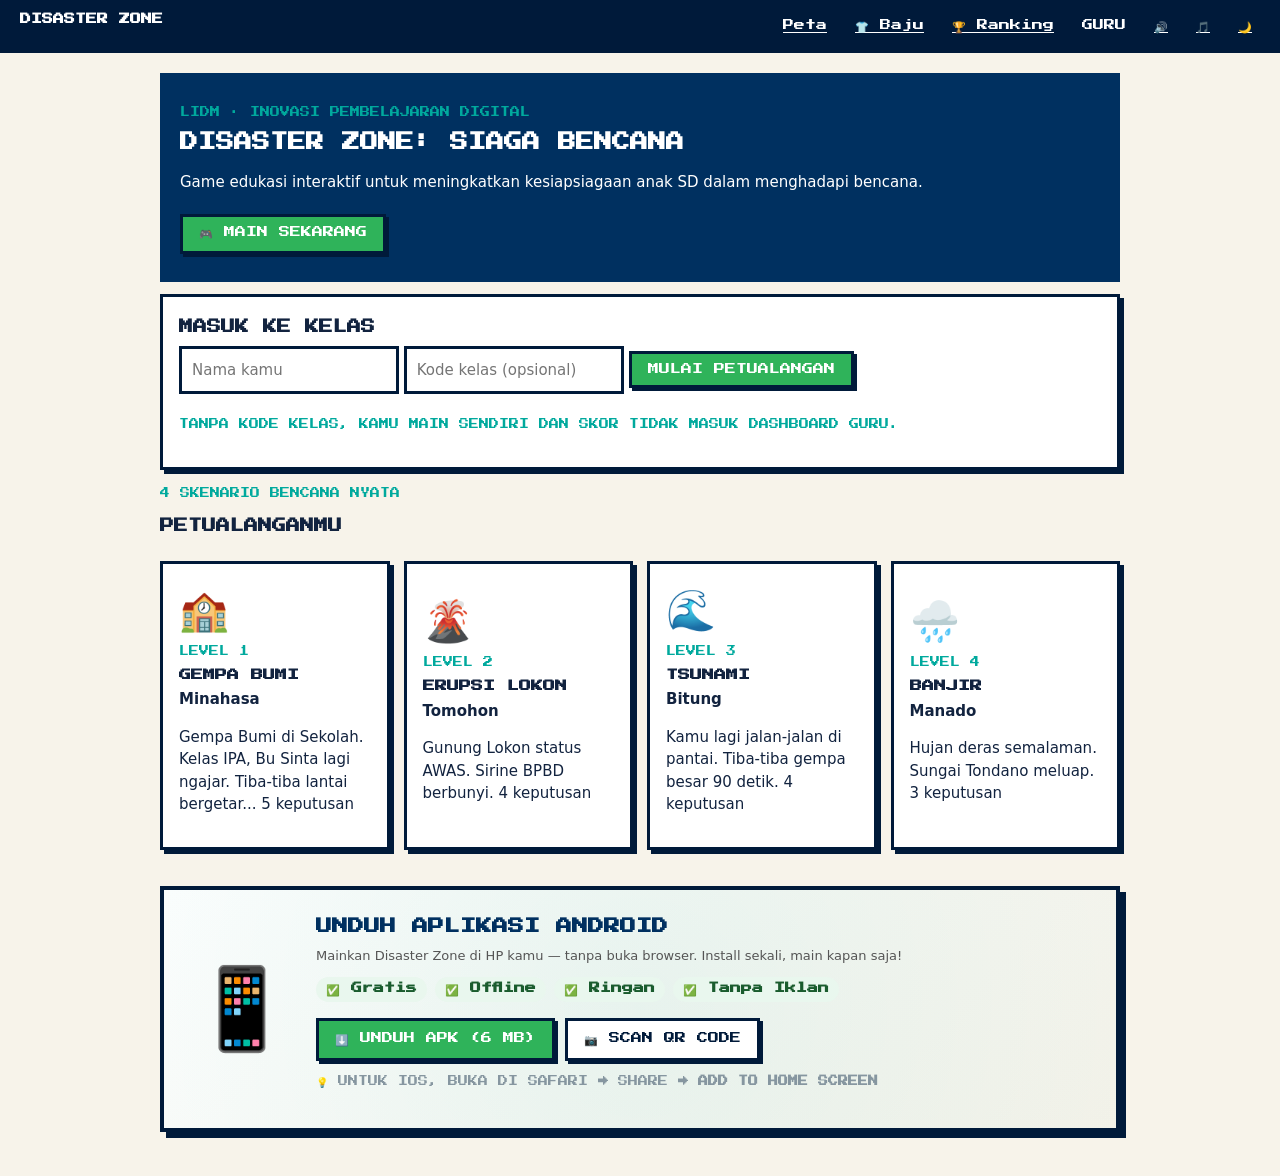
<file: index.html>
<!doctype html><html lang="id"><head><meta charset="utf-8"><meta name="viewport" content="width=device-width,initial-scale=1">
<title>Disaster Zone: Siaga Bencana</title><meta name="theme-color" content="#003060"><link rel="manifest" href="/manifest.webmanifest"><link rel="icon" href="/icon-192.png">
<link rel="stylesheet" href="/style.css?v=10">
<link rel="stylesheet" href="/animations.css"><script src="/theme.js?v=6"></script></head><body>
<nav><b>DISASTER ZONE</b><span><button onclick="show('home')">Peta</button><button onclick="wardrobe()">👕 Baju</button><button onclick="rank()">🏆 Ranking</button><a href="/teacher">Guru</a><button id="mu" onclick="toggleMute()">🔊</button><button id="bg" onclick="toggleBgm()">🎵</button><button id="th" onclick="toggleTheme()">🌙</button></span></nav>
<main>
<section id="home">
 <div class="hero">
  <small>LIDM · INOVASI PEMBELAJARAN DIGITAL</small>
  <h1>DISASTER ZONE: SIAGA BENCANA</h1>
  <p>Game edukasi interaktif untuk meningkatkan kesiapsiagaan anak SD dalam menghadapi bencana.</p>
  <div class="hero-actions">
    <button class="btn pulse" onclick="document.getElementById('join').scrollIntoView({behavior:'smooth'})">
      🎮 Main Sekarang
    </button>
  </div>
</div>
 <form id="join" class="card"><h2>Masuk ke Kelas</h2>
  <input id="nm" placeholder="Nama kamu" maxlength="20" required> <input id="cd" placeholder="Kode kelas (opsional)" maxlength="7"> <button class="btn" id="btn-start" data-loading="Memuat...">Mulai Petualangan</button>
  <p id="jmsg"><small>Tanpa kode kelas, kamu main sendiri dan skor tidak masuk dashboard guru.</small></p></form>



 <small>4 SKENARIO BENCANA NYATA</small><h2>PETUALANGANMU</h2><div id="levels" class="grid"></div>

<section id="download-app" class="card download-section">
  <div class="download-icon">📱</div>
  <div class="download-content">
    <h2>Unduh Aplikasi Android</h2>
    <p>Mainkan Disaster Zone di HP kamu — tanpa buka browser. Install sekali, main kapan saja!</p>
    <div class="download-features">
      <span class="badge">✅ Gratis</span>
      <span class="badge">✅ Offline</span>
      <span class="badge">✅ Ringan</span>
      <span class="badge">✅ Tanpa Iklan</span>
    </div>
    <div class="download-actions">
      <a class="btn pulse" href="/disaster-zone.apk" download>
        ⬇️ Unduh APK (6 MB)
      </a>
      <a class="btn alt" href="/qr-apk.png" target="_blank">
        📷 Scan QR Code
      </a>
    </div>
    <p class="download-note">
      <small>💡 Untuk iOS, buka di Safari → Share → <b>Add to Home Screen</b></small>
    </p>
  </div>
</section>
</section>
<section id="play" hidden><canvas id="cv" class="cv" width="320" height="120"></canvas><div id="pc"></div></section>
<section id="wardrobe" hidden></section>
<section id="rank" hidden></section>
</main><script src="/sprites.js"></script><script src="/fx.js?v=15"></script><script src="/app.js?v=15"></script>
<script>
if ('serviceWorker' in navigator) {
  window.addEventListener('load', function() {
    navigator.serviceWorker.register('/sw.js', { scope: '/' })
      .then(function(reg) {
        console.log('[PWA] Service Worker registered:', reg.scope);
      })
      .catch(function(err) {
        console.warn('[PWA] SW register failed:', err.message);
      });
  });
}
</script>
</body></html>
</file>
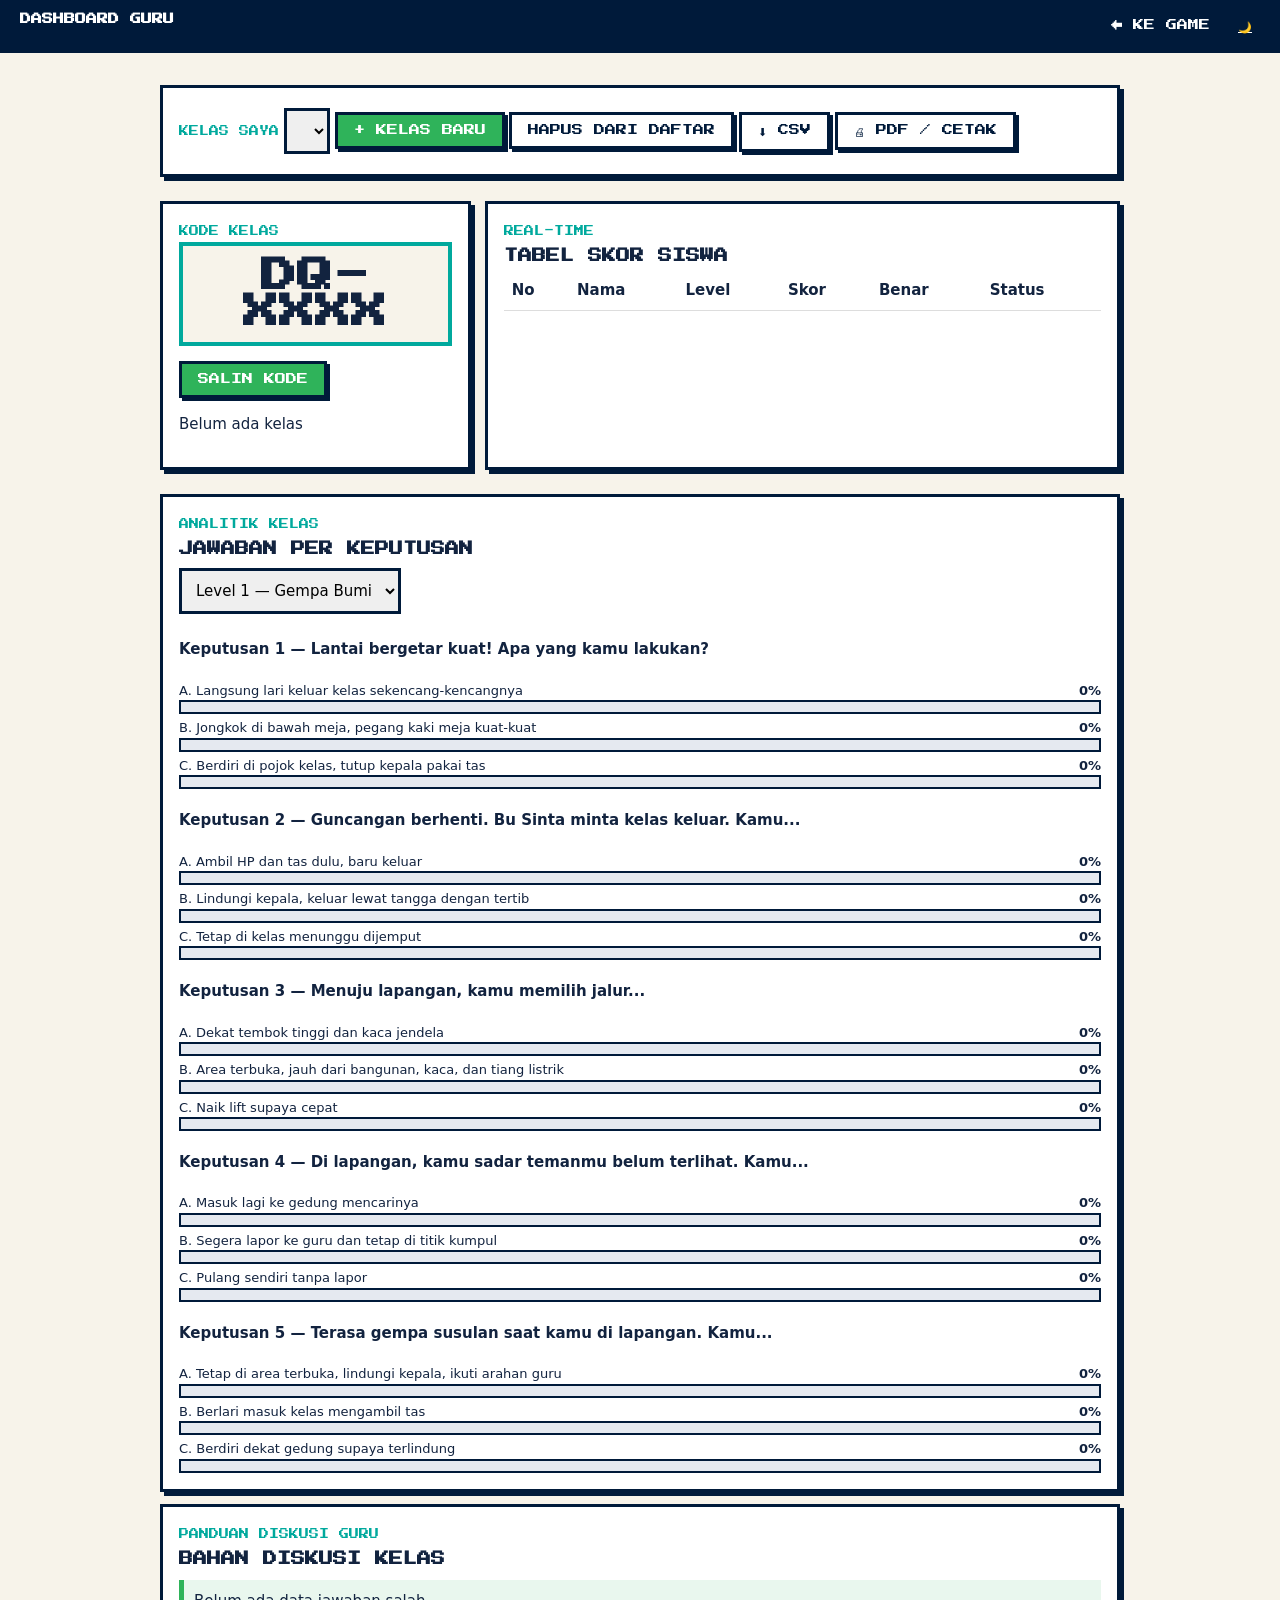
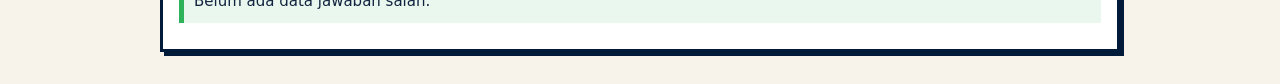
<file: teacher.html>
<!doctype html><html lang="id"><head><meta charset="utf-8"><meta name="viewport" content="width=device-width,initial-scale=1">
<title>Dashboard Guru — Disaster Zone</title><link rel="stylesheet" href="/style.css?v=10">
<link rel="stylesheet" href="/animations.css"><script src="/theme.js?v=10"></script></head><body>
<nav><b>DASHBOARD GURU</b><span><a href="/">← Ke Game</a> <button id="th" onclick="toggleTheme()">🌙</button></span></nav>
<main>
<div class="card noprint"><small>KELAS SAYA</small> <select id="ses" onchange="cur=this.value;sv();connect()"></select>
 <button class="btn" onclick="newS()">+ Kelas Baru</button> <button class="btn alt" onclick="drop()">Hapus dari Daftar</button>
 <button class="btn alt" onclick="csv()">⬇ CSV</button> <button class="btn alt" onclick="print()">🖨 PDF / Cetak</button></div>
<div class="grid">
 <div class="card"><small>KODE KELAS</small><div class="code" id="code">DQ-XXXX</div><p class="noprint"><button class="btn" onclick="cp()">Salin Kode</button></p><p id="cnt"><small>0 siswa terhubung</small></p></div>
 <div class="card" style="grid-column:span 2"><small>REAL-TIME</small><h2>Tabel Skor Siswa</h2>
  <table><thead><tr><th>No</th><th>Nama</th><th>Level</th><th>Skor</th><th>Benar</th><th>Status</th></tr></thead><tbody id="tb"></tbody></table></div>
</div>
<div class="card"><small>ANALITIK KELAS</small><h2>Jawaban per Keputusan</h2><select id="lv" onchange="chart()" class="noprint"></select><div id="an"></div></div>
<div class="card"><small>PANDUAN DISKUSI GURU</small><h2>Bahan Diskusi Kelas</h2><div id="disc" class="fact"></div></div>
</main>
<script>
const $=s=>document.querySelector(s),esc=s=>String(s).replace(/[&<>"]/g,c=>({'&':'&amp;','<':'&lt;','>':'&gt;','"':'&quot;'}[c]));
let SS=[];try{SS=JSON.parse(localStorage.dq_ts||'[]')}catch{}
if(localStorage.dq_tc&&!SS.find(s=>s.code===localStorage.dq_tc))SS.push({code:localStorage.dq_tc,key:localStorage.dq_tk,label:'Kelas 1'});
let cur=localStorage.dq_cur||(SS[0]&&SS[0].code)||'',es,D,V=null;
function sv(){localStorage.dq_ts=JSON.stringify(SS);localStorage.dq_cur=cur}
async function newS(){const label=prompt('Nama kelas (mis. 5A):','')||'Kelas';const r=await fetch('/api/session',{method:'POST'}).then(r=>r.json());if(!r.code)return alert(r.error||'Gagal');SS.push({code:r.code,key:r.key,label});cur=r.code;sv();sel()}
function drop(){if(!confirm('Hapus kelas ini dari daftar? Data di server tetap tersimpan 7 hari.'))return;SS=SS.filter(s=>s.code!==cur);cur=SS[0]?SS[0].code:'';sv();sel()}
function sel(){$('#ses').innerHTML=SS.map(s=>`<option value="${s.code}" ${s.code==cur?'selected':''}>${esc(s.label)} · ${s.code}</option>`).join('');connect()}
function cp(){navigator.clipboard&&navigator.clipboard.writeText(cur)}
function connect(){es&&es.close();V=null;const s=SS.find(x=>x.code===cur);
 if(!s){$('#code').textContent='DQ-XXXX';$('#tb').innerHTML='';$('#cnt').textContent='Belum ada kelas';return}
 $('#code').textContent=s.code;es=new EventSource('/api/stream/'+s.code+'?key='+s.key);es.onmessage=e=>{V=JSON.parse(e.data);render()}}
function render(){$('#cnt').textContent=V.n+' siswa terhubung';
 $('#tb').innerHTML=V.students.map((s,i)=>`<tr><td>${i+1}</td><td>${esc(s.name)}</td><td>${s.level?'L'+s.level:'-'}</td><td>${s.score}</td><td>${s.lc}/${s.lt}</td><td><span class="pill ${s.done?'':'m'}">${s.done?'SELESAI':'SEDANG BERMAIN'}</span></td></tr>`).join('')||'<tr><td colspan="6">Belum ada siswa.</td></tr>';chart()}
function chart(){if(!D)return;const lv=+$('#lv').value,Lv=D.levels[lv-1],st=((V||{}).stats||{})[lv]||{};let worst=-1,wr=0;
 $('#an').innerHTML=Lv.decisions.map((d,i)=>{const c=st[i]||[0,0,0,0],t=c[0]+c[1]+c[2],w=t?1-c[d.ok]/t:0;if(t&&w>wr){wr=w;worst=i}
  return`<h4>Keputusan ${i+1} — ${esc(d.q)}</h4>`+d.opts.map((o,k)=>{const p=t?Math.round(c[k]/t*100):0;return`<div class="row"><span>${'ABC'[k]}. ${esc(o)}</span><b>${p}%</b></div><div class="track"><i style="width:${p}%;background:${k==d.ok?'var(--g)':'var(--r)'}"></i></div>`}).join('')}).join('');
 $('#disc').innerHTML=worst<0?'Belum ada data jawaban salah.':`<b>Paling banyak salah: Keputusan ${worst+1}.</b> Jelaskan prosedur yang benar: ${esc(Lv.decisions[worst].fact)}`}
function csv(){if(!V)return;const s=SS.find(x=>x.code===cur),q=a=>{a=String(a);if(/^[=+\-@]/.test(a))a="'"+a;return'"'+a.replace(/"/g,'""')+'"'};
 const o=[['No','Nama','Level','Skor','Benar','Total','Status'].map(q).join(',')];
 V.students.forEach((t,i)=>o.push([i+1,t.name,t.level,t.score,t.lc,t.lt,t.done?'Selesai':'Bermain'].map(q).join(',')));
 o.push('','Level,Keputusan,Pilihan A,Pilihan B,Pilihan C');for(const l in V.stats)for(const d in V.stats[l])o.push([l,+d+1,...V.stats[l][d].slice(0,3)].join(','));
 const a=document.createElement('a');a.href=URL.createObjectURL(new Blob(['\ufeff'+o.join('\n')],{type:'text/csv'}));a.download='hasil-'+(s?s.label:'kelas')+'-'+cur+'.csv';a.click()}
fetch('data/scenarios.json').then(r=>r.json()).then(d=>{D=d;$('#lv').innerHTML=d.levels.map(l=>`<option value="${l.id}">Level ${l.id} — ${l.title}</option>`).join('');chart()});
sel();sv();
</script><script src="/ui.js"></script>
<script>
if ('serviceWorker' in navigator) {
  window.addEventListener('load', function() {
    navigator.serviceWorker.register('/sw.js', { scope: '/' }).catch(function(){});
  });
}
</script>
</body></html>
</file>
<file: style.css>
@font-face{font-family:Pixel;src:url(/fonts/pixel.ttf)}
:root{--n:#003060;--c:#f7f3ea;--t:#00a99d;--g:#2fb35a;--r:#e0293a;--y:#f5b82e;--d:#001a3a}
*{box-sizing:border-box}
body{margin:0;background:var(--c);color:#12233f;font:15px/1.5 system-ui,sans-serif}
h1,h2,h3,small,.btn,nav{font-family:Pixel,'Courier New',monospace;text-transform:uppercase}
small{color:var(--t)}
nav{background:var(--d);color:#fff;display:flex;gap:16px;padding:12px 20px;justify-content:space-between}
nav a,nav button{color:#fff;background:none;border:0;font:inherit;cursor:pointer;text-decoration:underline}
.hero{background:var(--n);color:#fff;padding:28px 20px}
.hero h1{margin:6px 0}
main{max-width:1000px;margin:auto;padding:20px}
.card{background:#fff;border:3px solid var(--d);box-shadow:4px 4px 0 var(--d);padding:16px;margin:12px 0;text-align:left;font:inherit;color:inherit;text-transform:none}
.card h2,.card h3{margin:.3em 0}
.grid{display:grid;grid-template-columns:repeat(auto-fit,minmax(200px,1fr));gap:14px}
.lv,.cos{cursor:pointer}
.btn{background:var(--g);color:#fff;border:3px solid var(--d);box-shadow:3px 3px 0 var(--d);padding:10px 16px;cursor:pointer}
.btn.alt{background:#fff;color:var(--d)}
.opt{display:block;width:100%;text-align:left;margin:8px 0;padding:12px;background:var(--c);border:3px solid var(--d);cursor:pointer;font:inherit}
.opt:hover{background:#fff7d6}
.bar{height:12px;border:2px solid var(--d);background:#fff;margin:8px 0}.bar i{display:block;height:100%;width:100%;background:var(--y)}
.good{border-color:var(--g)}.bad{border-color:var(--r)}
.fact{background:#e9f7ee;border-left:5px solid var(--g);padding:10px;margin:10px 0}
.big{font-size:40px;display:block}.on{background:#d9f5e2}
input,select{padding:10px;border:3px solid var(--d);font:inherit;margin:4px 0}
table{width:100%;border-collapse:collapse}td,th{padding:8px;border-bottom:1px solid #ddd;text-align:left}
.pill{padding:2px 8px;font-size:12px;background:#d9f5e2}.pill.m{background:#fdeccc}
.row{display:flex;justify-content:space-between;font-size:13px;margin-top:4px}
.track{height:14px;border:2px solid var(--d);background:#e5e9f0}.track i{display:block;height:100%}
.code{font:700 36px Pixel,'Courier New',monospace;text-align:center;border:4px solid var(--t);background:var(--c);padding:12px}
button[disabled]{opacity:.5;cursor:not-allowed}
/* dz-v2 */
h1{font-size:18px;line-height:1.5}h2{font-size:14px;line-height:1.5}h3{font-size:12px;line-height:1.6}small{font-size:10px}.btn,nav{font-size:11px}
.cv{width:100%;max-width:640px;image-rendering:pixelated;border:3px solid var(--d);display:block;background:#cfe8ff}
.lock{filter:brightness(0) opacity(.45)}
@media print{nav,.noprint,.btn{display:none!important}.card{box-shadow:none}body{background:#fff}}
/* dz-v3 */
nav{flex-wrap:wrap;gap:8px}nav span{display:flex;gap:12px;flex-wrap:wrap;align-items:center}
[data-theme=dark]{--c:#0e1a30;--n:#06213f;--d:#4a6fa5;--t:#2fd0c4;color-scheme:dark}
[data-theme=dark] body{color:#e6edf8}
[data-theme=dark] .card,[data-theme=dark] input,[data-theme=dark] select,[data-theme=dark] .bar{background:#15264a;color:#e6edf8}
[data-theme=dark] .opt{background:#0e1a30;color:#e6edf8}[data-theme=dark] .opt:hover{background:#1d3560}
[data-theme=dark] .fact{background:#12372a}[data-theme=dark] .on{background:#12372a}
[data-theme=dark] .track{background:#223357}[data-theme=dark] .btn.alt{background:#15264a;color:#e6edf8}
[data-theme=dark] td,[data-theme=dark] th{border-bottom-color:#2a3d63}
[data-theme=dark] .pill{background:#12372a;color:#e6edf8}[data-theme=dark] .pill.m{background:#4a3a14}
[data-theme=dark] nav{background:#050d1a}[data-theme=dark] .cv{background:#0e1a30}
</file>
<file: animations.css>
/* ==========================================================
   DISASTER ZONE — ANIMATIONS.CSS
   Animasi profesional untuk seluruh UI
   Kompatibel dengan dark mode & responsif
   ========================================================== */

/* ---------- VARIABEL ANIMASI ---------- */
:root {
  --anim-fast: 0.15s;
  --anim-normal: 0.25s;
  --anim-slow: 0.4s;
  --anim-ease: cubic-bezier(0.34, 1.56, 0.64, 1);
  --anim-ease-out: cubic-bezier(0.16, 1, 0.3, 1);
  --anim-bounce: cubic-bezier(0.68, -0.55, 0.265, 1.55);
}

/* ==========================================================
   1. FADE IN PAGE
   ========================================================== */
@keyframes dzFadeIn {
  from {
    opacity: 0;
    transform: translateY(12px);
  }
  to {
    opacity: 1;
    transform: translateY(0);
  }
}

body {
  animation: dzFadeIn var(--anim-slow) var(--anim-ease-out) both;
}

main > section {
  animation: dzFadeIn var(--anim-slow) var(--anim-ease-out) both;
}

/* Staggered: card muncul bergantian */
main .card {
  animation: dzFadeIn 0.5s var(--anim-ease-out) both;
}
main .card:nth-child(1) { animation-delay: 0.05s; }
main .card:nth-child(2) { animation-delay: 0.10s; }
main .card:nth-child(3) { animation-delay: 0.15s; }
main .card:nth-child(4) { animation-delay: 0.20s; }
main .card:nth-child(5) { animation-delay: 0.25s; }

/* ==========================================================
   2. BUTTON HOVER LIFT + PRESS
   ========================================================== */
.btn,
.opt,
nav button {
  transition:
    transform var(--anim-fast) var(--anim-ease),
    box-shadow var(--anim-fast) var(--anim-ease),
    background var(--anim-fast) ease,
    color var(--anim-fast) ease;
  position: relative;
  overflow: hidden;
  will-change: transform;
}

/* Hover lift */
.btn:hover,
nav button:hover {
  transform: translateY(-2px);
  box-shadow: 5px 5px 0 var(--d), 0 8px 20px rgba(0, 26, 58, 0.25);
}

.opt:hover {
  transform: translateX(4px);
  box-shadow: -3px 0 0 var(--t), 3px 3px 0 var(--d);
}

/* Press */
.btn:active,
.opt:active,
nav button:active {
  transform: translateY(2px) scale(0.98);
  box-shadow: 1px 1px 0 var(--d), inset 0 2px 4px rgba(0, 0, 0, 0.15);
  transition-duration: 0.05s;
}

/* Tombol disabled — tidak bergerak */
.btn:disabled,
button[disabled] {
  transform: none !important;
  box-shadow: 3px 3px 0 var(--d) !important;
  cursor: not-allowed !important;
}

/* ==========================================================
   3. RIPPLE EFFECT
   ========================================================== */
.ripple-container {
  position: absolute;
  inset: 0;
  overflow: hidden;
  pointer-events: none;
  border-radius: inherit;
}

.ripple {
  position: absolute;
  border-radius: 50%;
  background: rgba(255, 255, 255, 0.5);
  transform: scale(0);
  animation: dzRipple 0.6s ease-out;
  pointer-events: none;
}

@keyframes dzRipple {
  to {
    transform: scale(4);
    opacity: 0;
  }
}

/* Ripple versi gelap untuk tombol putih */
.btn.alt .ripple,
.opt .ripple {
  background: rgba(0, 169, 157, 0.35);
}

/* ==========================================================
   4. GRADIENT SHIMMER
   ========================================================== */
@keyframes dzShimmer {
  0% {
    background-position: -200% center;
  }
  100% {
    background-position: 200% center;
  }
}

.btn.shimmer {
  background: linear-gradient(
    100deg,
    var(--g) 0%,
    var(--g) 35%,
    #5fd88a 50%,
    var(--g) 65%,
    var(--g) 100%
  );
  background-size: 200% auto;
  animation: dzShimmer 3s linear infinite;
}

.btn.shimmer:hover {
  animation-duration: 1s;
}

/* ==========================================================
   5. PULSE GLOW (untuk CTA)
   ========================================================== */
@keyframes dzPulseGlow {
  0%, 100% {
    box-shadow: 3px 3px 0 var(--d), 0 0 0 0 rgba(47, 179, 90, 0.6);
  }
  50% {
    box-shadow: 3px 3px 0 var(--d), 0 0 0 12px rgba(47, 179, 90, 0);
  }
}

.btn.pulse {
  animation: dzPulseGlow 2s var(--anim-ease-out) infinite;
}

/* Pulse pada Level Card */
@keyframes dzCardPulse {
  0%, 100% { box-shadow: 4px 4px 0 var(--d); }
  50% { box-shadow: 4px 4px 0 var(--d), 0 0 20px rgba(0, 169, 157, 0.4); }
}

.card.lv:hover {
  animation: dzCardPulse 1.5s ease-in-out infinite;
}

/* ==========================================================
   6. ICON BOUNCE
   ========================================================== */
@keyframes dzIconBounce {
  0%, 100% { transform: translateY(0) rotate(0); }
  25% { transform: translateY(-3px) rotate(-6deg); }
  50% { transform: translateY(0) rotate(0); }
  75% { transform: translateY(-2px) rotate(6deg); }
}

.btn:hover .icon-bounce,
nav button:hover .icon-bounce,
.icon-bounce:hover {
  display: inline-block;
  animation: dzIconBounce 0.6s var(--anim-ease);
}

/* Emoji di nav selalu bisa bounce saat hover */
nav button {
  display: inline-flex;
  align-items: center;
  gap: 4px;
}

/* ==========================================================
   7. LOADING SPINNER
   ========================================================== */
@keyframes dzSpin {
  to { transform: rotate(360deg); }
}

.spinner {
  display: inline-block;
  width: 14px;
  height: 14px;
  border: 2px solid rgba(255, 255, 255, 0.3);
  border-top-color: #fff;
  border-radius: 50%;
  animation: dzSpin 0.7s linear infinite;
  vertical-align: middle;
  margin-right: 8px;
}

.btn.loading {
  pointer-events: none;
  opacity: 0.85;
  background: var(--g);
}

/* Spinner hitam untuk tombol putih */
.btn.alt .spinner,
.opt .spinner {
  border-color: rgba(0, 26, 58, 0.2);
  border-top-color: var(--d);
}

/* ==========================================================
   8. CARD HOVER (untuk card biasa)
   ========================================================== */
.card:not(.lv):not(.cos) {
  transition:
    transform var(--anim-normal) var(--anim-ease),
    box-shadow var(--anim-normal) var(--anim-ease);
}

.card:not(.lv):not(.cos):hover {
  transform: translateY(-3px);
  box-shadow: 6px 6px 0 var(--d), 0 12px 28px rgba(0, 26, 58, 0.15);
}

/* Level card & costume card — lebih dramatis */
.card.lv,
.card.cos {
  transition:
    transform var(--anim-normal) var(--anim-bounce),
    box-shadow var(--anim-normal) var(--anim-ease);
}

.card.lv:hover,
.card.cos:hover {
  transform: translateY(-6px) scale(1.02);
  box-shadow: 7px 7px 0 var(--d), 0 16px 32px rgba(0, 26, 58, 0.2);
}

/* Icon di dalam card */
.card.lv:hover .big,
.card.cos:hover .big {
  animation: dzIconBounce 0.7s var(--anim-ease);
}

/* ==========================================================
   9. NAV UNDERLINE SLIDE
   ========================================================== */
nav button {
  position: relative;
  padding: 6px 8px;
}

nav button::before {
  content: '';
  position: absolute;
  bottom: 2px;
  left: 50%;
  width: 0;
  height: 2px;
  background: var(--t);
  transition:
    width var(--anim-normal) var(--anim-ease-out),
    left var(--anim-normal) var(--anim-ease-out);
}

nav button:hover::before {
  width: 80%;
  left: 10%;
}

/* Nav link (bukan button) */
nav a {
  position: relative;
  padding: 6px 8px;
  text-decoration: none;
}

nav a::after {
  content: '';
  position: absolute;
  bottom: 2px;
  left: 50%;
  width: 0;
  height: 2px;
  background: var(--t);
  transition: width var(--anim-normal) var(--anim-ease-out), left var(--anim-normal) var(--anim-ease-out);
}

nav a:hover::after {
  width: 80%;
  left: 10%;
}

/* ==========================================================
   10. HERO TEXT ANIMATION (bonus)
   ========================================================== */
@keyframes dzHeroSlide {
  from {
    opacity: 0;
    transform: translateX(-20px);
  }
  to {
    opacity: 1;
    transform: translateX(0);
  }
}

.hero small {
  display: inline-block;
  animation: dzHeroSlide 0.6s var(--anim-ease-out) 0.1s both;
}

.hero h1 {
  animation: dzHeroSlide 0.6s var(--anim-ease-out) 0.2s both;
}

.hero p {
  animation: dzHeroSlide 0.6s var(--anim-ease-out) 0.3s both;
}

/* ==========================================================
   11. INPUT FOCUS EFFECT
   ========================================================== */
input,
select {
  transition:
    border-color var(--anim-fast) ease,
    box-shadow var(--anim-fast) ease,
    transform var(--anim-fast) ease;
}

input:focus,
select:focus {
  outline: none;
  border-color: var(--t);
  box-shadow: 0 0 0 4px rgba(0, 169, 157, 0.2);
  transform: translateY(-1px);
}

/* ==========================================================
   12. SUCCESS / ERROR FEEDBACK
   ========================================================== */
@keyframes dzShake {
  0%, 100% { transform: translateX(0); }
  20% { transform: translateX(-6px); }
  40% { transform: translateX(6px); }
  60% { transform: translateX(-4px); }
  80% { transform: translateX(4px); }
}

.shake {
  animation: dzShake 0.4s ease;
}

@keyframes dzPop {
  0% { transform: scale(0.9); opacity: 0; }
  60% { transform: scale(1.03); opacity: 1; }
  100% { transform: scale(1); opacity: 1; }
}

.pop {
  animation: dzPop 0.4s var(--anim-bounce);
}

/* ==========================================================
   13. TOAST NOTIFICATION
   ========================================================== */
.toast-container {
  position: fixed;
  top: 80px;
  right: 20px;
  z-index: 9999;
  display: flex;
  flex-direction: column;
  gap: 10px;
  pointer-events: none;
}

@keyframes dzToastIn {
  from {
    opacity: 0;
    transform: translateX(100%) scale(0.9);
  }
  to {
    opacity: 1;
    transform: translateX(0) scale(1);
  }
}

@keyframes dzToastOut {
  to {
    opacity: 0;
    transform: translateX(100%) scale(0.9);
  }
}

.toast {
  background: #fff;
  border: 3px solid var(--d);
  box-shadow: 4px 4px 0 var(--d);
  padding: 12px 18px;
  min-width: 240px;
  max-width: 320px;
  font-family: Pixel, monospace;
  font-size: 11px;
  text-transform: uppercase;
  pointer-events: auto;
  animation: dzToastIn 0.4s var(--anim-bounce) both;
  display: flex;
  align-items: center;
  gap: 10px;
}

.toast.out {
  animation: dzToastOut 0.3s ease both;
}

.toast.success { border-left: 8px solid var(--g); }
.toast.error   { border-left: 8px solid var(--r); }
.toast.info    { border-left: 8px solid var(--t); }
.toast.warning { border-left: 8px solid var(--y); }

/* Toast mobile — full width dari atas */
@media (max-width: 600px) {
  .toast-container {
    top: 60px;
    right: 10px;
    left: 10px;
  }
  .toast { max-width: 100%; min-width: 0; }
}

/* ==========================================================
   14. PROGRESS BAR ANIMATION
   ========================================================== */
.bar i,
.track i {
  transition: width 0.5s var(--anim-ease-out), background 0.3s ease;
}

/* ==========================================================
   15. SECTION TRANSITION (show/hide)
   ========================================================== */
section:not([hidden]) {
  animation: dzFadeIn 0.35s var(--anim-ease-out) both;
}

/* ==========================================================
   16. DARK MODE — override
   ========================================================== */
[data-theme="dark"] .toast {
  background: #15264a;
  color: #e6edf8;
}

[data-theme="dark"] .btn.shimmer {
  background: linear-gradient(
    100deg,
    var(--g) 0%,
    var(--g) 35%,
    #5fd88a 50%,
    var(--g) 65%,
    var(--g) 100%
  );
  background-size: 200% auto;
}

[data-theme="dark"] .ripple {
  background: rgba(255, 255, 255, 0.35);
}

/* ==========================================================
   17. REDUCED MOTION (aksesibilitas)
   ========================================================== */
@media (prefers-reduced-motion: reduce) {
  *,
  *::before,
  *::after {
    animation-duration: 0.01ms !important;
    animation-iteration-count: 1 !important;
    transition-duration: 0.01ms !important;
  }
}

/* ==========================================================
   18. PRINT — matikan animasi
   ========================================================== */
@media print {
  *, *::before, *::after {
    animation: none !important;
    transition: none !important;
  }
}

/* ==========================================================
   DOWNLOAD APK SECTION
   ========================================================== */
.hero-actions {
  display: flex;
  gap: 12px;
  margin-top: 20px;
  flex-wrap: wrap;
}

.hero-actions .btn {
  text-decoration: none;
  display: inline-flex;
  align-items: center;
  gap: 6px;
}

.download-section {
  display: flex;
  gap: 24px;
  align-items: center;
  background: linear-gradient(135deg, #fff 0%, #f7f3ea 100%);
  border: 4px solid var(--d);
  box-shadow: 6px 6px 0 var(--d);
  padding: 24px 28px;
  margin: 24px 0;
  position: relative;
  overflow: hidden;
}

.download-section::before {
  content: '';
  position: absolute;
  top: -50%;
  right: -50%;
  width: 200%;
  height: 200%;
  background: radial-gradient(circle, rgba(0, 169, 157, 0.08) 0%, transparent 70%);
  animation: dzRotate 20s linear infinite;
  pointer-events: none;
}

@keyframes dzRotate {
  to { transform: rotate(360deg); }
}

.download-icon {
  font-size: 80px;
  flex-shrink: 0;
  animation: dzFloat 3s ease-in-out infinite;
  position: relative;
  z-index: 1;
}

@keyframes dzFloat {
  0%, 100% { transform: translateY(0) rotate(-2deg); }
  50% { transform: translateY(-8px) rotate(2deg); }
}

.download-content {
  flex: 1;
  position: relative;
  z-index: 1;
}

.download-content h2 {
  margin: 0 0 8px 0;
  color: var(--n);
  font-size: 16px;
}

.download-content p {
  margin: 0 0 12px 0;
  color: #555;
  font-size: 13px;
  line-height: 1.5;
}

.download-features {
  display: flex;
  gap: 8px;
  flex-wrap: wrap;
  margin-bottom: 16px;
}

.badge {
  display: inline-block;
  padding: 4px 10px;
  background: #e9f7ee;
  color: #1a5c2e;
  border-radius: 20px;
  font-size: 11px;
  font-weight: 600;
  font-family: Pixel, monospace;
}

.download-actions {
  display: flex;
  gap: 10px;
  flex-wrap: wrap;
  margin-bottom: 12px;
}

.download-actions .btn {
  text-decoration: none;
  display: inline-flex;
  align-items: center;
  gap: 6px;
}

.download-note {
  margin: 0;
  color: #8696a0;
}

.download-note small {
  color: #8696a0;
}

/* Dark mode */
[data-theme="dark"] .download-section {
  background: linear-gradient(135deg, #15264a 0%, #0e1a30 100%);
}

[data-theme="dark"] .download-content h2 {
  color: #e6edf8;
}

[data-theme="dark"] .download-content p {
  color: #8696a0;
}

[data-theme="dark"] .badge {
  background: #12372a;
  color: #4ade80;
}

[data-theme="dark"] .download-note small {
  color: #8696a0;
}

/* Mobile */
@media (max-width: 600px) {
  .download-section {
    flex-direction: column;
    text-align: center;
    padding: 20px;
  }
  .download-icon {
    font-size: 60px;
  }
  .download-features,
  .download-actions,
  .hero-actions {
    justify-content: center;
  }
  .download-actions .btn,
  .hero-actions .btn {
    width: 100%;
    justify-content: center;
  }
}


/* ==========================================================
   DOWNLOAD COMPACT
   ========================================================== */
.download-compact {
  display: flex;
  justify-content: space-between;
  align-items: center;
  gap: 16px;
  padding: 14px 18px !important;
  margin: 20px 0 !important;
  flex-wrap: wrap;
  border-width: 3px !important;
  box-shadow: 4px 4px 0 var(--d) !important;
  transition: transform 0.2s, box-shadow 0.2s;
}

.download-compact:hover {
  transform: translateY(-2px);
  box-shadow: 6px 6px 0 var(--d) !important;
}

.download-compact-info {
  flex: 1;
  min-width: 200px;
}

.download-compact-info b {
  font-family: Pixel, monospace;
  font-size: 12px;
  color: var(--n);
  text-transform: uppercase;
  letter-spacing: 0.5px;
  display: block;
  margin-bottom: 4px;
}

.download-compact-info small {
  display: block;
  color: #8696a0;
  font-size: 11px;
  text-transform: none;
  letter-spacing: 0;
  font-family: system-ui, sans-serif;
}

.download-compact-actions {
  display: flex;
  gap: 8px;
  flex-wrap: wrap;
  flex-shrink: 0;
}

.download-compact-actions .btn {
  text-decoration: none;
  padding: 8px 14px !important;
  font-size: 11px !important;
  display: inline-flex;
  align-items: center;
  gap: 4px;
}

/* Dark mode */
[data-theme="dark"] .download-compact-info b {
  color: #e6edf8;
}

/* Mobile */
@media (max-width: 600px) {
  .download-compact {
    flex-direction: column;
    text-align: center;
    padding: 16px !important;
  }
  .download-compact-info {
    min-width: 0;
  }
  .download-compact-actions {
    width: 100%;
    justify-content: center;
  }
  .download-compact-actions .btn {
    flex: 1;
    justify-content: center;
    min-width: 120px;
  }
}
</file>
